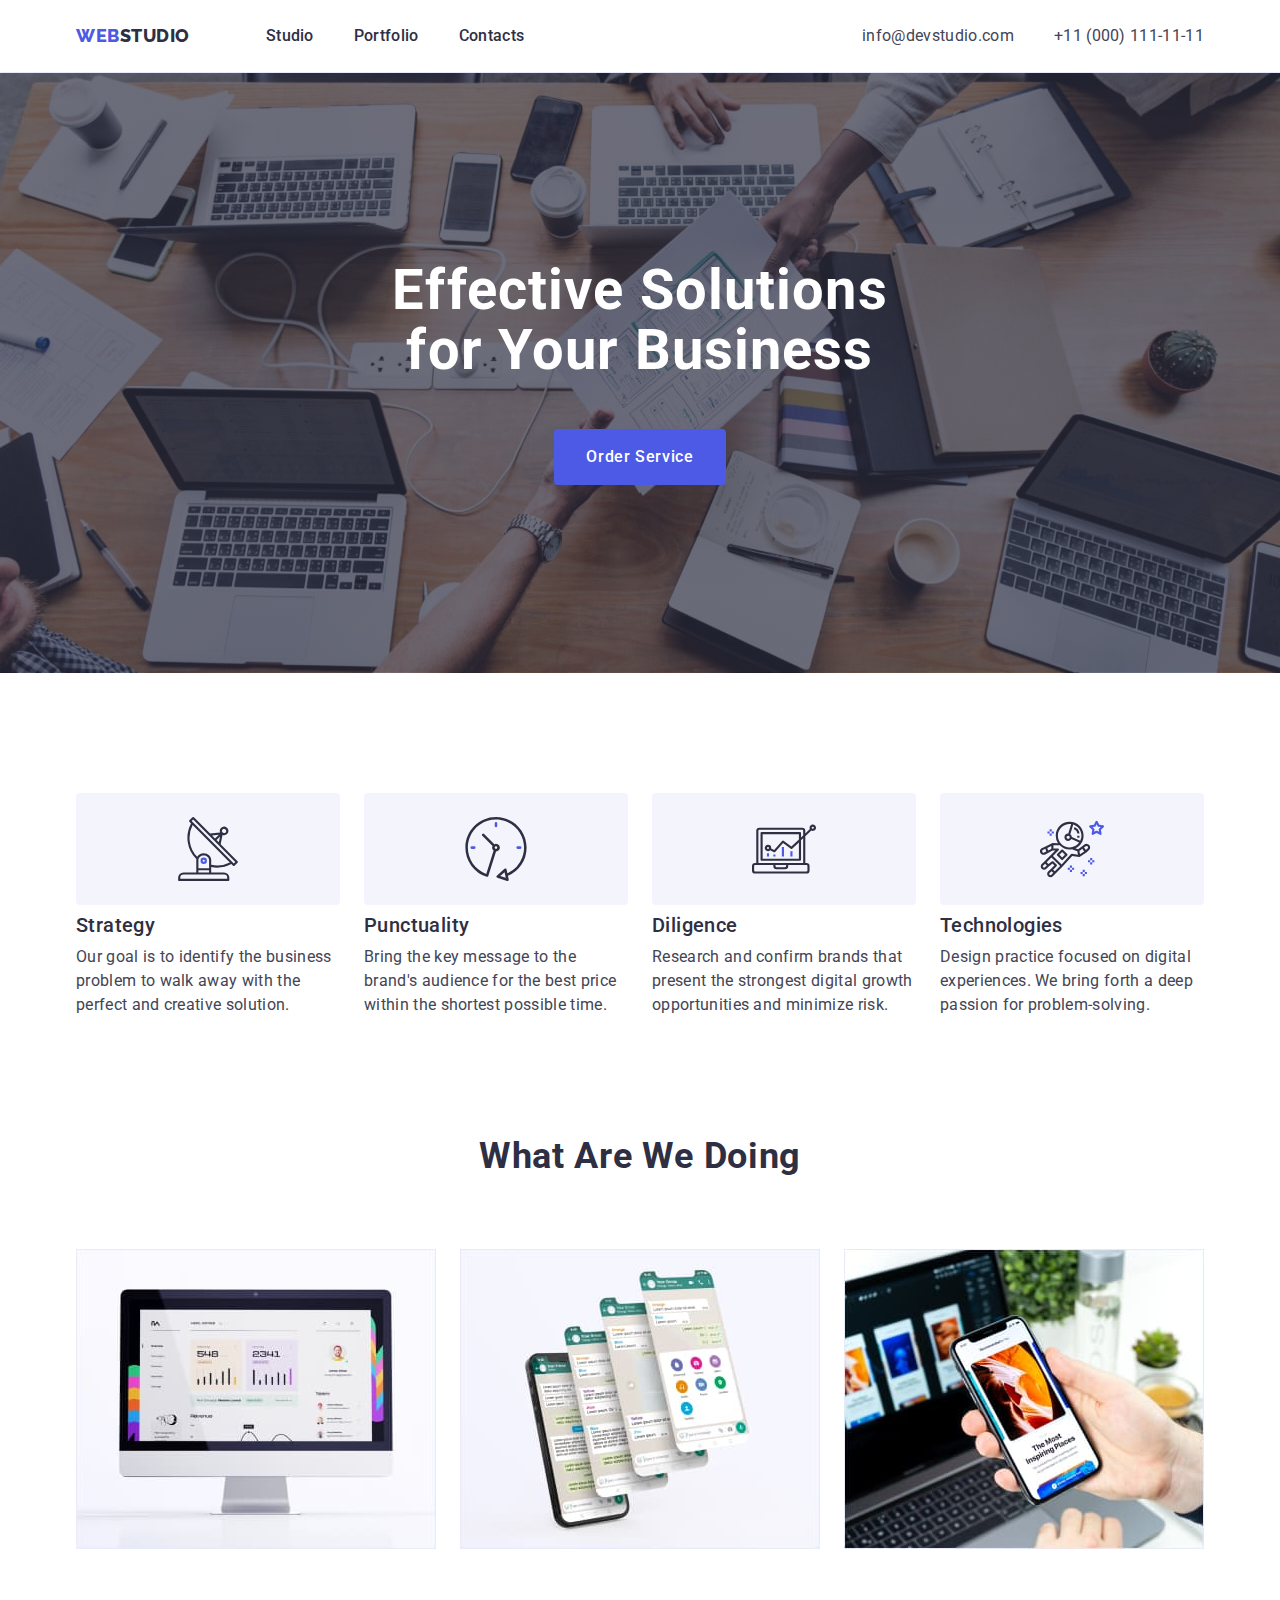
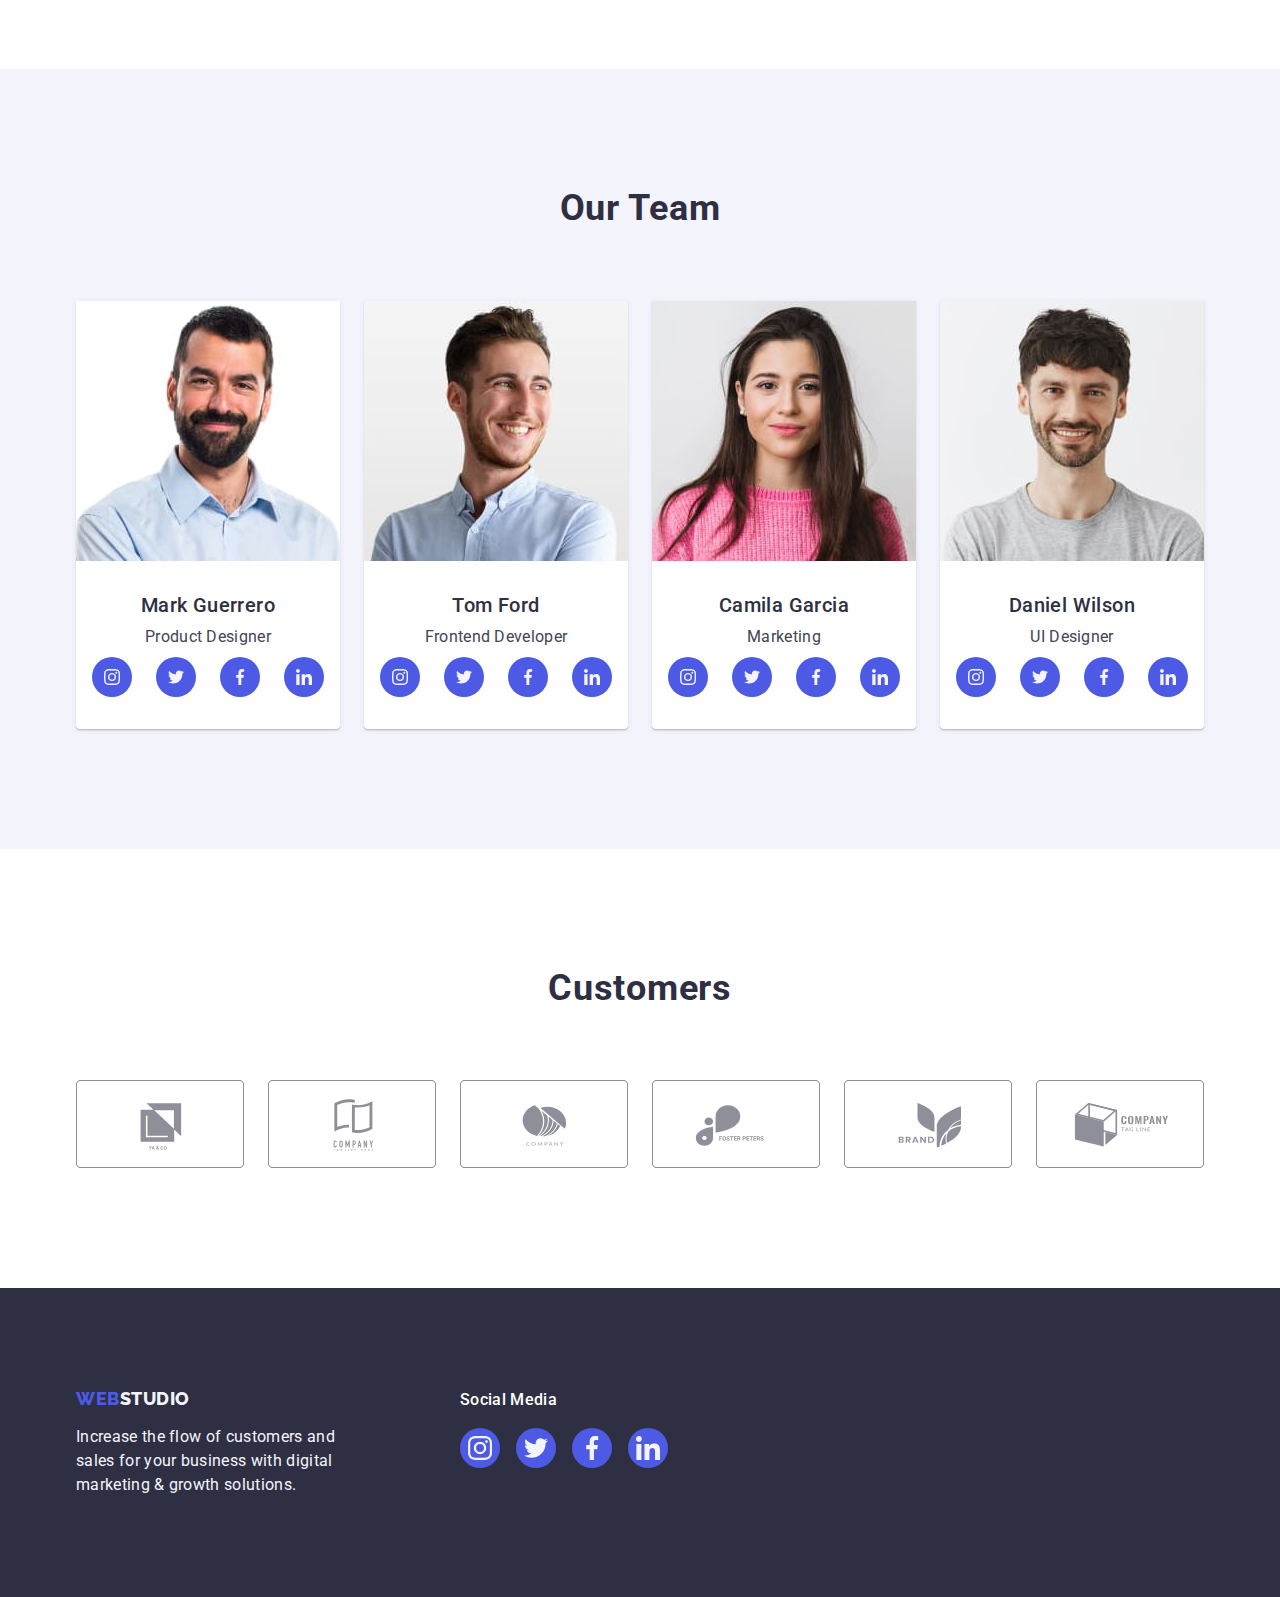
<file: index.html>
<!DOCTYPE html>
<html lang="en">
<head>
    <meta charset="UTF-8">
    <meta http-equiv="X-UA-Compatible" content="IE=edge">
    <meta name="viewport" content="width=device-width, initial-scale=1.0">
    <title>Studio</title>
    <link href="
    https://cdn.jsdelivr.net/npm/modern-normalize@1.1.0/modern-normalize.min.css" rel="stylesheet">
    <link rel="stylesheet" href="./css/styles.css">
    <link rel="preconnect" href="https://fonts.googleapis.com">
    <link rel="preconnect" href="https://fonts.gstatic.com" crossorigin>
    <link
        href="https://fonts.googleapis.com/css2?family=Raleway:wght@800&family=Roboto:wght@400;500;700;900&display=swap"
        rel="stylesheet">
</head>

<body>
    <!--Header section-->
    <header class="page-header">
        <div class="header-container container">
            <!--NAVIGATION-->
            <nav class="navigation">
                <a class="header-logo logo" href="./index.html">Web<span class="logo-second">Studio</span>
                </a>
                <ul class="site-nav list">
                    <li><a class="menu link" href="./index.html">Studio</a></li>
                    <li><a class="menu link" href="./portfolio.html">Portfolio</a></li>
                    <li><a class="menu link" href="">Contacts</a></li>
                </ul>
            </nav>
            <address class="address">
                <ul class="contact-container list">
                    <li class="email-contact">
                        <a class="communication link" href="mailto:info@devstudio.com">info@devstudio.com</a>
                    </li>
                    <li>
                        <a class="communication link" href="tel:+110001111111">+11 (000) 111-11-11</a>
                    </li>
                </ul>
            </address>
        </div>
    </header>
    <main>
        <!--Hero section-->
        <section class="hero-section section">
            <div class="hero-container container">
                <h1 class="hero-title">Effective Solutions
                    for Your Business</h1>
                <button type="button" class="button">Order Service</button>
            </div>
        </section>

        <!--Features section-->
        <section class="feature-section section">
            <div class="container">
                <h2 class="visually-hidden">Main features</h2>
                <ul class="features-container list">
                        <li class="feature-item">
                            <div class="icon-div">
                                <svg class="feature-icon" width="64" height="64">
                                <use href="./images/icons.svg#antenna"></use>
                                </svg>
                            </div>
                            <h3 class="features-title">Strategy</h3>
                            <p class="features-text">Our goal is to identify the business problem to walk away with the
                                perfect and creative solution.</p>
                        </li>
                        <li class="feature-item">
                            <div class="icon-div">
                                <svg class="feature-icon" width="64" height="64">
                                    <use href="./images/icons.svg#clock"></use>
                                </svg>
                            </div>
                            <h3 class="features-title">Punctuality</h3>
                            <p class="features-text">Bring the key message to the brand's audience for the best price
                                within the shortest possible time.</p>
                        </li>
                        <li class="feature-item">
                            <div class="icon-div">
                                <svg class="feature-icon" width="64" height="64">
                                    <use href="./images/icons.svg#diagram"></use>
                                </svg>
                            </div>
                            <h3 class="features-title">Diligence</h3>
                            <p class="features-text">Research and confirm brands that present the strongest digital
                                growth opportunities and minimize risk.</p>
                        </li>
                        <li class="feature-item">
                            <div class="icon-div">
                                <svg class="feature-icon" width="64" height="64">
                                    <use href="./images/icons.svg#astronaut"></use>
                                </svg>
                            </div>
                            <h3 class="features-title">Technologies</h3>
                            <p class="features-text">Design practice focused on digital experiences. We bring forth a
                                deep passion for problem-solving.</p>
                        </li>
                </ul>
            </div>
        </section>

        <!--What we are doing section-->
        <section class="activity nopadd-section">
            <div class="container">
                <h2 class="activity-title">What are we doing</h2>
                <ul class="activity-container list">
                        <li class="activity-item">
                            <img src="./images/what-we-do/webpages.jpg" alt="Computer with webpage opened" width="360"
                                height="300"></li>
                        <li class="activity-item">
                            <img src="./images/what-we-do/applications.jpg" alt="mobilephone with app opened"
                                width="360" height="300"></li>
                        <li class="activity-item">
                            <img src="./images/what-we-do/ux-design.jpg" alt="hand with smartphone in it" width="360"
                                height="300"></li>
                </ul>
            </div>
        </section>
        <!--Our team section-->
        <section class="team-section section">
            <div class="container">
                <h2 class="team-title">Our Team</h2>
                <ul class="team-container list">
                        <li class="member member-container">
                            <img src="./images/our-team/mark-guerrero.jpg" alt="Mark Guerrero" width="264" height="260">
                            <div class="person-description">
                            <h3 class="member-title">Mark Guerrero</h3>
                            <p class="position">Product Designer</p>
                            <ul class="socials list">
                                <li class="socials-item">
                                    <a class="socials-link link" href="" target="_blank" rel="noopener noreferrer" aria-label="instagram icon">
                                        <svg class="socials-icon" width="16" height="16">
                                            <use href="./images/icons.svg#instagram"></use>
                                        </svg>
                                    </a>
                                </li>
                                <li class="socials-item">
                                    <a class="socials-link link" href="" target="_blank" rel="noopener noreferrer" aria-label="twitter icon">
                                        <svg class="socials-icon" width="16" height="16">
                                            <use href="./images/icons.svg#twitter"></use>
                                        </svg>
                                    </a>
                                </li>
                                <li class="socials-item">
                                    <a class="socials-link link" href="" target="_blank" rel="noopener noreferrer" aria-label="facebook icon">
                                        <svg class="socials-icon" width="16" height="16">
                                            <use href="./images/icons.svg#facebook"></use>
                                        </svg>
                                    </a>
                                </li>
                                <li class="socials-item">
                                    <a class="socials-link link" href="" target="_blank" rel="noopener noreferrer" aria-label="linkedin icon">
                                        <svg class="socials-icon" width="16" height="16">
                                            <use href="./images/icons.svg#linkedin"></use>
                                        </svg>
                                    </a>
                                </li>
                            </ul>
                        </div>
                        </li>
                        <li class="member member-container">
                            <img src="./images/our-team/tom-ford.jpg" alt="Tom Ford" width="264" height="260">
                            <div class="person-description">
                            <h3 class="member-title">Tom Ford</h3>
                            <p class="position">Frontend Developer</p>
                            <ul class="socials list">
                                <li class="socials-item">
                                    <a class="socials-link link" href="" target="_blank" rel="noopener noreferrer" aria-label="instagram icon">
                                        <svg class="socials-icon" width="16" height="16">
                                            <use href="./images/icons.svg#instagram"></use>
                                        </svg>
                                    </a>
                                </li>
                                <li class="socials-item">
                                    <a class="socials-link link" href="" target="_blank" rel="noopener noreferrer" aria-label="twitter icon">
                                        <svg class="socials-icon" width="16" height="16">
                                            <use href="./images/icons.svg#twitter"></use>
                                        </svg>
                                    </a>
                                </li>
                                <li class="socials-item">
                                    <a class="socials-link link" href="" target="_blank" rel="noopener noreferrer" aria-label="facebook icon">
                                        <svg class="socials-icon" width="16" height="16">
                                            <use href="./images/icons.svg#facebook"></use>
                                        </svg>
                                    </a>
                                </li>
                                <li class="socials-item">
                                    <a class="socials-link link" href="" target="_blank" rel="noopener noreferrer" aria-label="linkedin icon">
                                        <svg class="socials-icon" width="16" height="16">
                                            <use href="./images/icons.svg#linkedin"></use>
                                        </svg>
                                    </a>
                                </li>
                            </ul>
                        </div>
                        </li>
                        <li class="member member-container">
                            <img src="./images/our-team/camila-garcia.jpg" alt="Camila Garcia" width="264" height="260">
                            <div class="person-description">
                            <h3 class="member-title">Camila Garcia</h3>
                            <p class="position">Marketing</p>
                            <ul class="socials list">
                                <li class="socials-item">
                                    <a class="socials-link link" href="" target="_blank" rel="noopener noreferrer" aria-label="instagram icon">
                                        <svg class="socials-icon" width="16" height="16">
                                            <use href="./images/icons.svg#instagram"></use>
                                        </svg>
                                    </a>
                                </li>
                                <li class="socials-item">
                                    <a class="socials-link link" href="" target="_blank" rel="noopener noreferrer" aria-label="twitter icon">
                                        <svg class="socials-icon" width="16" height="16">
                                            <use href="./images/icons.svg#twitter"></use>
                                        </svg>
                                    </a>
                                </li>
                                <li class="socials-item">
                                    <a class="socials-link link" href="" target="_blank" rel="noopener noreferrer" aria-label="facebook icon">
                                        <svg class="socials-icon" width="16" height="16">
                                            <use href="./images/icons.svg#facebook"></use>
                                        </svg>
                                    </a>
                                </li>
                                <li class="socials-item">
                                    <a class="socials-link link" href="" target="_blank" rel="noopener noreferrer" aria-label="linkedin icon">
                                        <svg class="socials-icon" width="16" height="16">
                                            <use href="./images/icons.svg#linkedin"></use>
                                        </svg>
                                    </a>
                                </li>
                            </ul>
                        </div>
                        </li>
                        <li class="member member-container">
                            <img src="./images/our-team/daniel-wilson.jpg" alt="Daniel Wilson" width="264" height="260">
                            <div class="person-description">
                            <h3 class="member-title">Daniel Wilson</h3>
                            <p class="position">UI Designer</p>
                            <ul class="socials list">
                                <li class="socials-item">
                                    <a class="socials-link link" href="" target="_blank" rel="noopener noreferrer" aria-label="instagram icon">
                                        <svg class="socials-icon" width="16" height="16">
                                            <use href="./images/icons.svg#instagram"></use>
                                        </svg>
                                    </a>
                                </li>
                                <li class="socials-item">
                                    <a class="socials-link link" href="" target="_blank" rel="noopener noreferrer" aria-label="twitter icon">
                                        <svg class="socials-icon" width="16" height="16">
                                            <use href="./images/icons.svg#twitter"></use>
                                        </svg>
                                    </a>
                                </li>
                                <li class="socials-item">
                                    <a class="socials-link link" href="" target="_blank" rel="noopener noreferrer" aria-label="facebook icon">
                                        <svg class="socials-icon" width="16" height="16">
                                            <use href="./images/icons.svg#facebook"></use>
                                        </svg>
                                    </a>
                                </li>
                                <li class="socials-item">
                                    <a class="socials-link link" href="" target="_blank" rel="noopener noreferrer" aria-label="linkedin icon">
                                        <svg class="socials-icon" width="16" height="16">
                                            <use href="./images/icons.svg#linkedin"></use>
                                        </svg>
                                    </a>
                                </li>
                            </ul>
                        </div>
                        </li>
                </ul>
            </div>
        </section>

        <!--CUSTOMER SECTION-->
        <section class="customer-section section">
        <div class="customer-container container">
            <h2 class="customer-title">Customers</h2>
            <ul class="customer-logos list">
                <li class="customer-item">
                    <a class="icon-zone link" href="#" target="_blank" rel="noopener noreferrer" aria-label="YA & CO icon">
                    <svg class="customer-icon" width="104" height="56">
                        <use href="./images/icons.svg#logo-0"></use>
                    </svg>
                </a>
                </li>
                <li class="customer-item">
                        <a class="icon-zone link" href="#" target="_blank" rel="noopener noreferrer" aria-label="Tagline icon">
                    <svg class="customer-icon" width="104" height="56">
                        <use href="./images/icons.svg#logo-1"></use>
                    </svg>
                        </a>
                </li>
                <li class="customer-item">
                    <a class="icon-zone link" href="#" target="_blank" rel="noopener noreferrer" aria-label="Company icon">
                    <svg class="customer-icon" width="104" height="56">
                        <use href="./images/icons.svg#logo-2"></use>
                    </svg>
                    </a>
                </li>
                <li class="customer-item">
                    <a class="icon-zone link" href="#" target="_blank" rel="noopener noreferrer" aria-label="Foster Peters icon">
                    <svg class="customer-icon" width="104" height="56">
                        <use href="./images/icons.svg#logo-3"></use>
                    </svg>
                    </a>
                </li>
                <li class="customer-item">
                    <a class="icon-zone link" href="#" target="_blank" rel="noopener noreferrer" aria-label="Brand icon">
                    <svg class="customer-icon" width="104" height="56">
                        <use href="./images/icons.svg#logo-4"></use>
                    </svg>
                    </a>
                </li>
                <li class="customer-item">
                    <a class="icon-zone link" href="#" target="_blank" rel="noopener noreferrer" aria-label="Company Tagline icon">
                    <svg class="customer-icon" width="104" height="56">
                        <use href="./images/icons.svg#logo-5"></use>
                    </svg>
                    </a>
                </li>
            </ul>
        </div>
        </section>
    </main>


    
    <!--Footer-->
    <footer class="footer">
        <div class="footer-container container">
            <div class="footer-left">
                <a class="footer-logo logo" href="./index.html">Web<span class="footer-logo-second">Studio</span>
                </a>
                <p class="text">Increase the flow of customers and sales for your business with digital marketing & growth
                    solutions.</p>
            </div>
            
            <div class="footer-right">
                <p class="footer-paragraph">Social media</p>
                <ul class="footer-socials list">
                    <li class="footer-socials-item">
                        <a class="footer-link link" href="" target="_blank" rel="noopener noreferrer" aria-label="instagram icon">
                            <svg class="footer-socials-icon" width="24" height="24">
                                <use href="./images/icons.svg#instagram"></use>
                            </svg>
                        </a>
                    </li>
                    <li class="footer-socials-item">
                        <a class="footer-link link" href="" target="_blank" rel="noopener noreferrer" aria-label="twitter icon">
                            <svg class="footer-socials-icon" width="24" height="24">
                                <use href="./images/icons.svg#twitter"></use>
                            </svg>
                        </a>
                    </li>
                    <li class="footer-socials-item">
                        <a class="footer-link link" href="" target="_blank" rel="noopener noreferrer" aria-label="facebook icon">
                            <svg class="footer-socials-icon" width="24" height="24">
                                <use href="./images/icons.svg#facebook"></use>
                            </svg>
                        </a>
                    </li>
                    <li class="footer-socials-item">
                        <a class="footer-link link" href="" target="_blank" rel="noopener noreferrer" aria-label="linkedin icon">
                            <svg class="footer-socials-icon" width="24" height="24">
                                <use href="./images/icons.svg#linkedin"></use>
                            </svg>
                        </a>
                    </li>
                </ul>
            </div>
        </div>
</footer>
</body>


</html>
</file>
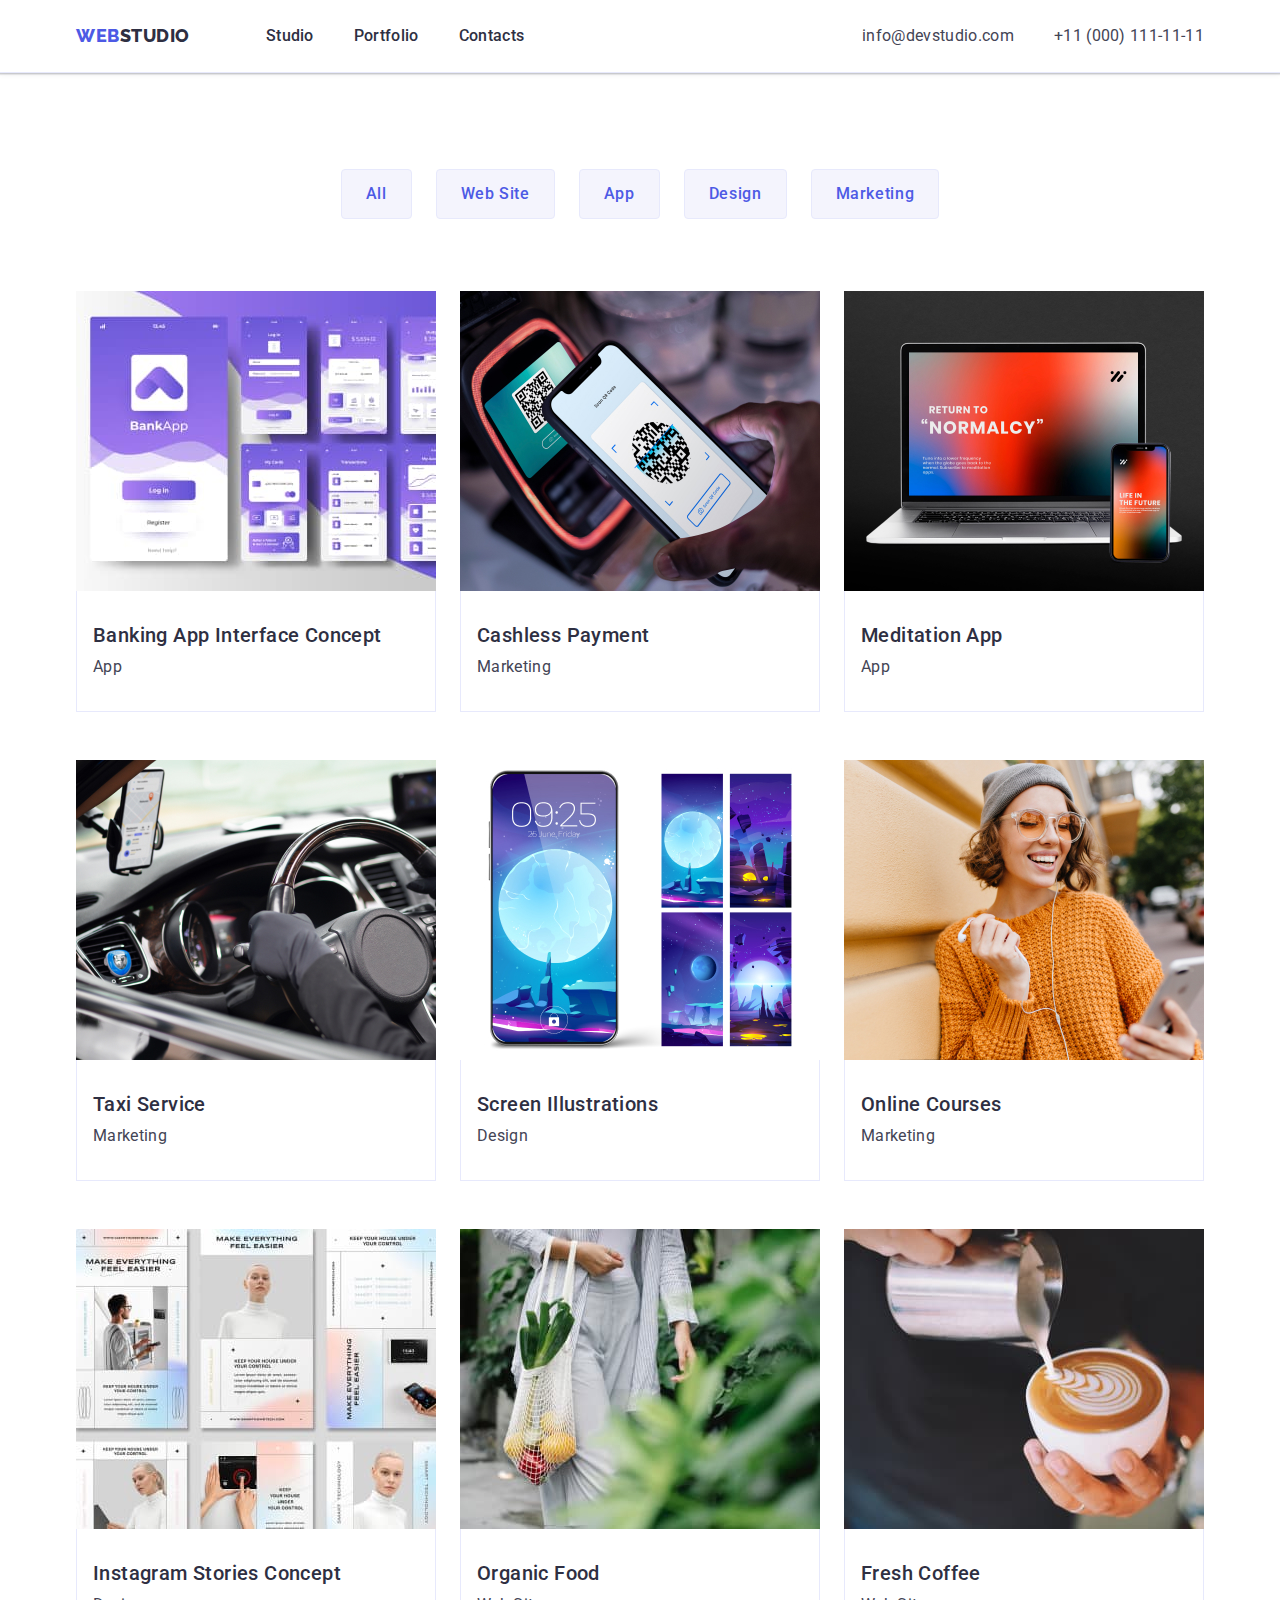
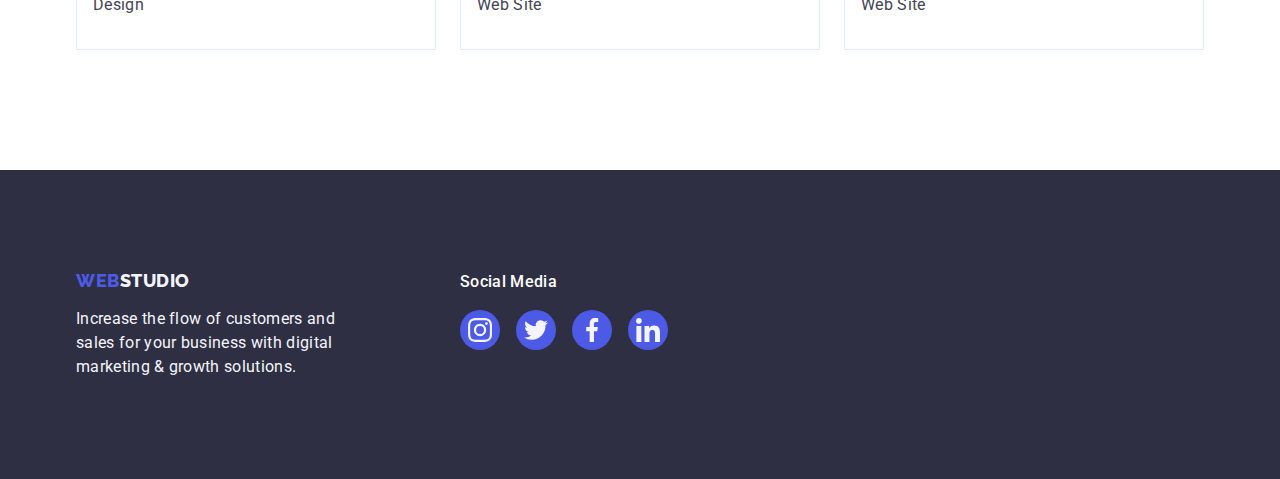
<file: portfolio.html>
<!DOCTYPE html>
<html lang="en">
<head>
    <meta charset="UTF-8">
    <meta http-equiv="X-UA-Compatible" content="IE=edge">
    <meta name="viewport" content="width=device-width, initial-scale=1.0">
    <title>Portfolio</title>
    <link href="https://cdn.jsdelivr.net/npm/modern-normalize@1.1.0/modern-normalize.min.css" rel="stylesheet">
    <link rel="stylesheet" href="./css/styles.css">
    <link rel="preconnect" href="https://fonts.googleapis.com">
    <link rel="preconnect" href="https://fonts.gstatic.com" crossorigin>
    <link
        href="https://fonts.googleapis.com/css2?family=Raleway:wght@800&family=Roboto:wght@400;500;700;900&display=swap"
        rel="stylesheet">
</head>

<body>
    <!--Header section-->
    <header class="page-header">
        <div class="header-container container">
            <!--NAVIGATION-->
            <nav class="navigation">
                <a class="header-logo logo" href="./index.html">Web<span class="logo-second">Studio</span>
                </a>
                <ul class="site-nav list">
                    <li><a class="menu link" href="./index.html">Studio</a></li>
                    <li><a class="menu link" href="./portfolio.html">Portfolio</a></li>
                    <li><a class="menu link" href="">Contacts</a></li>
                </ul>
            </nav>
            <address class="address">
                <ul class="contact-container list">
                    <li class="email-contact">
                        <a class="communication link" href="mailto:info@devstudio.com">info@devstudio.com</a>
                    </li>
                    <li>
                        <a class="communication link" href="tel:+110001111111">+11 (000) 111-11-11</a>
                    </li>
                </ul>
            </address>
        </div>
    </header>
    <main>
        <!--PORTFOLIO section-->
        <section class="portfolio-section">
            <div class="portfolio-container container">
                <h1 class="visually-hidden">Portfolio</h1>
                <ul class="button-container list">
                        <li><button type="button" class="portfolio-button">All
                            </button></li>
                        <li><button type="button" class="portfolio-button">Web Site
                            </button></li>
                        <li><button type="button" class="portfolio-button">App
                            </button></li>
                        <li><button type="button" class="portfolio-button">Design
                            </button></li>
                        <li><button type="button" class="portfolio-button">Marketing
                            </button>
                        </li>
                </ul>
                <ul class="portfolio-set list">
                        <li class="portfolio-item">
                            <a class="card-link link" href="#">
                                <img src="./images/portfolio/img-1.jpg" alt="Bank App" width="360">
                                    <div class="portfolio-desc">
                                        <h2 class="portfolio-title">Banking App Interface Concept</h2>
                                <p class="portfolio-text">App</p>
                            </div>
                            </a>
                        </li>
                        <li class="portfolio-item"> <a class="card-link link" href="#">
                                <img src="./images/portfolio/img-2.jpg" alt="Payment process" width="360">
                                <div class="portfolio-desc">
                                <h2 class="portfolio-title">Cashless Payment</h2>
                            <p class="portfolio-text">Marketing</p></div>
                            </a>
                        </li>
                        <li class="portfolio-item"> <a class="card-link link" href="#">
                                <img src="./images/portfolio/img-3.jpg" alt="Return to Normalcy application"
                                    width="360">
                                <div class="portfolio-desc">
                                <h2 class="portfolio-title">Meditation App</h2>
                                <p class="portfolio-text">App</p></div>
                            </a>
                        </li>
                        <li class="portfolio-item"> <a class="card-link link" href="#">
                                <img src="./images/portfolio/img-4.jpg" alt="Taxi driver" width="360">
                                <div class="portfolio-desc">
                                    <h2 class="portfolio-title">Taxi Service</h2>
                                    <p class="portfolio-text">Marketing</p>
                                </div>
                            </a>
                        </li>
                        <li class="portfolio-item"> <a class="card-link link" href="#">
                                <img src="./images/portfolio/img-5.jpg" alt="Mobile screens" width="360">
                                <div class="portfolio-desc">
                                    <h2 class="portfolio-title">Screen Illustrations</h2>
                                    <p class="portfolio-text">Design</p>
                                </div>
                            </a>
                        </li>
                        <li class="portfolio-item"> <a class="card-link link" href="#">
                                <img src="./images/portfolio/img-6.jpg" alt="Happy girl holding a phone" width="360">
                                <div class="portfolio-desc">
                                    <h2 class="portfolio-title">Online Courses</h2>
                                    <p class="portfolio-text">Marketing</p>
                                </div>
                            </a>
                        </li>
                        <li class="portfolio-item"> <a class="card-link link" href="#">
                                <img src="./images/portfolio/img-7.jpg" alt="Concepts examples" width="360">
                                <div class="portfolio-desc">
                                    <h2 class="portfolio-title">Instagram Stories Concept</h2>
                                    <p class="portfolio-text">Design</p>
                                </div>
                            </a>
                        </li>
                        <li class="portfolio-item">
                            <a class="card-link link" href="#">
                                <img src="./images/portfolio/img-8.jpg" alt="Fruits in organic bag" width="360">
                                <div class="portfolio-desc">
                                    <h2 class="portfolio-title">Organic Food</h2>
                                    <p class="portfolio-text">Web Site</p>
                                </div>
                            </a>
                        </li>
                        <li class="portfolio-item"> <a class="card-link link" href="#">
                                <img src="./images/portfolio/img-9.jpg" alt="Coffee making" width="360">
                                <div class="portfolio-desc">
                                    <h2 class="portfolio-title">Fresh Coffee</h2>
                                    <p class="portfolio-text">Web Site</p>
                                </div>
                            </a>
                        </li>
                </ul>
            </div>
        </section>
    </main>
    <!--Footer-->
    <footer class="footer">
        <div class="footer-container container">
            <div class="footer-left">
                <a class="footer-logo logo" href="./index.html">Web<span class="footer-logo-second">Studio</span>
                </a>
                <p class="text">Increase the flow of customers and sales for your business with digital marketing & growth
                    solutions.</p>
            </div>
    
            <div class="footer-right">
                <p class="footer-paragraph">Social media</p>
                <ul class="footer-socials list">
                    <li class="footer-socials-item">
                        <a class="footer-link link" href="" target="_blank" rel="noopener noreferrer"
                            aria-label="instagram icon">
                            <svg class="footer-socials-icon" width="24" height="24">
                                <use href="./images/icons.svg#instagram"></use>
                            </svg>
                        </a>
                    </li>
                    <li class="footer-socials-item">
                        <a class="footer-link link" href="" target="_blank" rel="noopener noreferrer"
                            aria-label="twitter icon">
                            <svg class="footer-socials-icon" width="24" height="24">
                                <use href="./images/icons.svg#twitter"></use>
                            </svg>
                        </a>
                    </li>
                    <li class="footer-socials-item">
                        <a class="footer-link link" href="" target="_blank" rel="noopener noreferrer"
                            aria-label="facebook icon">
                            <svg class="footer-socials-icon" width="24" height="24">
                                <use href="./images/icons.svg#facebook"></use>
                            </svg>
                        </a>
                    </li>
                    <li class="footer-socials-item">
                        <a class="footer-link link" href="" target="_blank" rel="noopener noreferrer"
                            aria-label="linkedin icon">
                            <svg class="footer-socials-icon" width="24" height="24">
                                <use href="./images/icons.svg#linkedin"></use>
                            </svg>
                        </a>
                    </li>
                </ul>
            </div>
        </div>
    </footer>
</body>

</html>
</file>
<file: css/styles.css>
html {
    box-sizing: border-box;
}

*,
*::before,
*::after {
    box-sizing: inherit;
}

/* обнулити відступи */
h1,
h2,
h3,
h4,
h5,
h6,
p {
    margin-top: 0;
    margin-bottom: 0;
}

ul {
    margin-top: 0;
    margin-bottom: 0;
    padding-left: 0;
}

img {
    width:100%;
    display: block;
}

button {
    cursor: pointer;
}
/* hidenn the elements */
.visually-hidden {
    position: absolute;
    width: 1px;
    height: 1px;
    margin: -1px;
    border: 0;
    padding: 0;
    white-space: nowrap;
    clip-path: inset(100%);
    clip: rect(0 0 0 0);
    overflow: hidden;
}


/* used colors */
:root {
    --primary-text-color: #2E2F42;
    --secondary-text-color: #434455;
    --accent-primary-color: #F4F4FD;
    --accent-secondary-color: #4D5AE5;
    --background-color: #E5E5E5;
    --secondary-button-color: #E7E9FC;
    --white-color: #FFFFFF;
    --hover-color: #404bbf;
    --icon-color: #8e8f99;

    --indent: 24px;
    --items: 4;
    --portfolio-items: 9
}

.container {
    width: 1158px;
    margin-left: auto;
    margin-right: auto;
    padding: 0 15px;
}

body {
    background-color: var(--white-color);
    color: var(--secondary-text-color);
    font-family: "Roboto", sans-serif;
    letter-spacing: 0.02em;
    line-height: 1.5;
}


/* LOGO */
.header-container {
    display: flex;
    align-items: center;
}

.page-header {
    border-bottom: 1px solid #e7e9fc;
    box-shadow: 0px 2px 1px rgba(46, 47, 66, 0.08),
        0px 1px 1px rgba(46, 47, 66, 0.16),
        0px 1px 6px rgba(46, 47, 66, 0.08);
}


.logo {
    font-family: "Raleway", sans-serif;
    font-size: 18px;
    font-weight: 800;
    line-height: 1.17;
    letter-spacing: 0.03em;
    text-transform: uppercase;
    color: var(--accent-secondary-color)
}

.header-logo.logo,
.footer-logo.logo {
    text-decoration: none;
}

.logo-second {
    color: var(--primary-text-color)
}

.header-logo {
    margin-right: 76px;
}

/* site-navigation */
.navigation{
display: flex;
align-items: center;
}
.list {
    list-style: none;
}

.site-nav {
    display: flex;
    gap: 40px;
    align-items: center;
    margin-right: auto;
}
.site-nav:last-child{
    margin-right: 0;}

.site-nav .menu {
    font-weight: 500;
    font-size: 16px;
    line-height: 1.5;
    color: var(--primary-text-color);
    letter-spacing: 0.02em
}
    

.menu.link {
    display: inline-block;
    padding: 24px 0px;
    text-decoration: none;
    
}

.menu.link:hover,
.menu.link:focus {
    color: var(--hover-color)
}

/* auth-navigation */
.address {
    font-style: normal;
    margin-left: auto;
}

.contact-container{
    display: flex;
    gap: 40px;
}

.contact-container:last-child{
    margin-right: 0}

.contact-container.list {
    list-style: none;
}

.contact-container .link {
    color: var(--secondary-text-color);
    font-size: 16px;
    line-height: 1.5;
    letter-spacing: 0.02em;
}


.communication.link {
    text-decoration: none;
}

.communication.link:hover,
.communication.link:focus {
    color: var(--hover-color);
}


/* HERO section */
.section {
    padding: 120px 0px;
}
.hero-section{
    margin-right: auto;
    margin-left: auto;
    padding: 188px 0;
    max-width: 1440px;
    background-color: var(--primary-text-color);
    background-image: linear-gradient(rgba(46, 47, 66, 0.7),
    rgba(46, 47, 66, 0.7)),
    url(../images/hero/people-office.jpg);
    background-repeat: no-repeat;
    background-position: center;
    background-size: cover;
}

.hero-title {
    margin: 0 auto;
    max-width: 496px;
    margin-bottom: 48px;
    font-size: 56px;
    font-weight: 700;
    text-align: center;
    line-height: 1.07;
    letter-spacing: 0.02em;
    color: var(--white-color)
}

.hero-section .button {
    display: block;
    margin: 0 auto;
    min-width: 169px;
    height: 56px;
    border: none;
    border-radius: 4px;
    padding: 16px 32px;
    font-size: 16px;
    line-height: 1.5;
    font-weight: 500;
    font-family: "Roboto", sans-serif;
    letter-spacing: 0.04em;
    cursor: pointer;
    background-color: var(--accent-secondary-color);
    color: var(--white-color);
}

.hero-section .button:hover,
.hero-section .button:focus {
    background-color: var(--hover-color)
}

/* Features */
.hidden { visibility: hidden;}

.icon-div {
    display: flex;
    width: 264px;
    height: 112px;
    background-color: var(--accent-primary-color);
    padding: 24px 100px;
    margin-bottom: 8px;
    justify-content: center;
    align-items: center;
    border-radius: 4px;
}
.feature-icon {
display: flex;
width: 64px;
height: 64px;

}

.features-container {
    display: flex;
    justify-content: space-between;
    gap: 24px;
}
.features-container:last-child{
    margin-right: 0}

.features-container.list {
    list-style: none
}
.feature-item {
    flex-basis: calc((100% - 72px) / 4)}
.features-title {
    margin-bottom: 8px;
    font-size: 20px;
    line-height: 1.2;
    font-weight: 500;
    letter-spacing: 0.02em;
    color: var(--primary-text-color)
}

.features-text {
    width: 264px;
    font-size: 16px;
    line-height: 1.5;
    letter-spacing: 0.02em;
    color: var(--secondary-text-color)
}

/* What we are doing section */
.nopadd-section {
    padding-bottom: 120px;
}
.activity-container {
    display: flex;
    justify-content: space-between;
    gap: 24px;
}
.activity-item {
    flex-basis: calc((100% - 3 * 16px) / 3)
}
.activity-title {
    margin-bottom: 72px;
    font-size: 36px;
    line-height: 1.11;
    text-align: center;
    letter-spacing: 0.02em;
    text-transform: capitalize;
    color: var(--primary-text-color)
}

.activity-container.list {
    list-style: none;
}


/* our team */
.team-container {
    display: flex;
    gap: var(--indent)
}

.team-section {
    background-color: #F4F4FD;
}

.team-title {
    margin-bottom: 72px;
    font-size: 36px;
    line-height: 1.11;
    text-align: center;
    letter-spacing: 0.02em;
    text-transform: capitalize;
    color: var(--primary-text-color)
}

.member-container {
    border-radius: 0px 0px 4px 4px;
    flex-basis: calc(100% - var(--indent)* (var(--items)-1)) / var(--items);
    box-shadow : 0px 1px 6px rgba(46, 47, 66, 0.08),
    0px 1px 1px rgba(46, 47, 66, 0.16),
    0px 2px 1px rgba(46, 47, 66, 0.08);
}


.team-container.list {
    list-style: none;
}

.member {
    background-color: #FFFFFF
}
.person-description {
    padding: 32px 0px;

}

.socials {
    display: flex;
    justify-content: center;
    align-items: center;
    gap: 24px;
}
.socials-link{
    display: flex;
    align-items: center;
    justify-content: center;
    border-radius: 50%;
    fill: var(--accent-primary-color);
    width: 40px;
    height: 40px;
    background-color: var(--accent-secondary-color);
}
.socials-link:hover, .socials-link:focus {
background-color: var(--hover-color); 
}

.member-title {
    text-align: center;
    margin-bottom: 8px;
    font-weight: 500;
    font-size: 20px;
    line-height: 1.2;
    letter-spacing: 0.02em;
    color: var(--primary-text-color)
}

.position {
    margin-bottom: 8px;
    text-align: center;
    font-size: 16px;
    line-height: 1.5;
    letter-spacing: 0.02em;
    color: var(--secondary-text-color)
}


/* CUSTOMERS */
.customer-section
.customer-container{
background-color: var(--white-color);
}
.customer-title {
    margin-bottom: 72px;
    font-size: 36px;
    line-height: 1.1;
    text-align: center;
    letter-spacing: 0.02em;
    text-transform: capitalize;
    color: var(--primary-text-color)
}

.customer-logos{
display: flex;
justify-content: center;
align-items: center;
gap: 24px;
}
.customer-item{
    width: calc((100% - 120px) / 6);
}

.icon-zone{
    color: var(--icon-color);
    display: flex;
    justify-content: center;
    align-items: center;
    width: 168px;
    height: 88px;
    border: 1px solid #8E8F99;
    border-radius: 4px;
    padding: 16px 32px;
}

.icon-zone:hover,
.icon-zone:focus {
    border: 1px solid var(--hover-color);
    color: #404bbf;
}


.customer-icon {
    fill: currentColor;
}
.customer-icon:hover,
.customer-icon:focus
{
    fill:var(--hover-color);

}

/* Footer */

.footer {
    background-color: var(--primary-text-color);
    padding: 100px 0
}
.footer-container {
    display: flex;
    align-items: baseline;
}

.footer-left{
    margin-right: 120px;
}
.footer-logo {
    display: inline-block;
    margin-bottom: 16px;
    font-family: "Raleway", sans-serif;
    font-size: 18px;
    font-weight: 800;
    line-height: 1.17;
    letter-spacing: 0.03em;
    text-transform: uppercase;
    color: var(--accent-secondary-color)
}

.footer-logo.link {
    text-decoration: none
}

.footer-logo-second {
    color: var(--accent-primary-color)
}

.footer .text {
    width: 264px;
    color: var(--accent-primary-color);
    font-size: 16px;
    line-height: 1.5;
    letter-spacing: 0.02em;
}

.footer-right {
    justify-content: center;
    align-items: center;
}

.footer-paragraph{
    font-weight: 500;
    margin-bottom: 16px;
    font-size: 16px;
    line-height: 1.5;
    text-align:left;
    letter-spacing: 0.02em;
    text-transform: capitalize;
    color: var(--white-color);
}
.footer-socials {
    display: flex;
    gap: 16px;
}

.footer-socials-item {
    width: 40px;
    height: 40px;
}

.footer-link {
    display: flex;
    align-items: center;
    justify-content: center;
    width: 100%;
    height: 100%;
    background-color: var(--accent-secondary-color);
    border-radius: 50%;
    
}

.footer-link:hover,
.footer-link:focus {
    background-color: #31d0aa;
}

.footer-socials-icon{
    fill: var(--accent-primary-color);
}

/* PORTFOLIO part */

.portfolio-section {
    padding-top: 96px;
    padding-bottom: 120px;

}

.portfolio-set {
    display: flex;
    flex-wrap: wrap;
    column-gap: 24px;
    row-gap: 48px;
    justify-content: center;
}

.portfolio-set:nth-child(n+7) {
    margin-bottom: 48px;
}
.portfolio-item {
    width: calc((100% - 48px) / 3);
}

.portfolio-desc {
    padding: 32px 16px;
    border: 1px solid #e7e9fc;
    border-top: none;
}

.button-container {
    display: flex;
    gap: 24px;
    justify-content: center;
    margin-bottom: 72px;
}

.button-container.list {
    list-style: none;
}

.portfolio-button {
    border-radius: 4px;
    padding: 12px 24px;
    border: 1px solid #e7e9fc;
    font-family: "Roboto", sans-serif;
    font-weight: 500;
    font-size: 16px;
    line-height: 1.5;
    letter-spacing: 0.04em;
    color: var(--accent-secondary-color);
    background-color: var(--accent-primary-color);
    cursor: pointer;
}

.portfolio-button:hover,
.portfolio-button:focus {
    box-shadow: 0px 3px 1px rgba(0, 0, 0, 0.1), 0px 2px 1px rgba(0, 0, 0, 0.08), 0px 2px 2px rgba(0, 0, 0, 0.12);
    border: 1px solid transparent;
    color: var(--white-color);
    background-color: var(--hover-color);
}

.portfolio-set.list {
    list-style: none;
}

.card-link {
    display: block;
    text-decoration: none;
}
.card-link:hover,
.card-link:focus{
    box-shadow: 0px 1px 6px rgba(46, 47, 66, 0.08), 0px 1px 1px rgba(46, 47, 66, 0.16), 0px 2px 1px rgba(46, 47, 66, 0.08);
}

.portfolio-title {
    margin-bottom: 8px;
    font-weight: 500;
    font-size: 20px;
    line-height: 1.2;
    letter-spacing: 0.02em;
    color: var(--primary-text-color)
}

.portfolio-text {
    font-size: 16px;
    line-height: 1.5;
    letter-spacing: 0.02em;
    color: var(--secondary-text-color)
}
</file>
